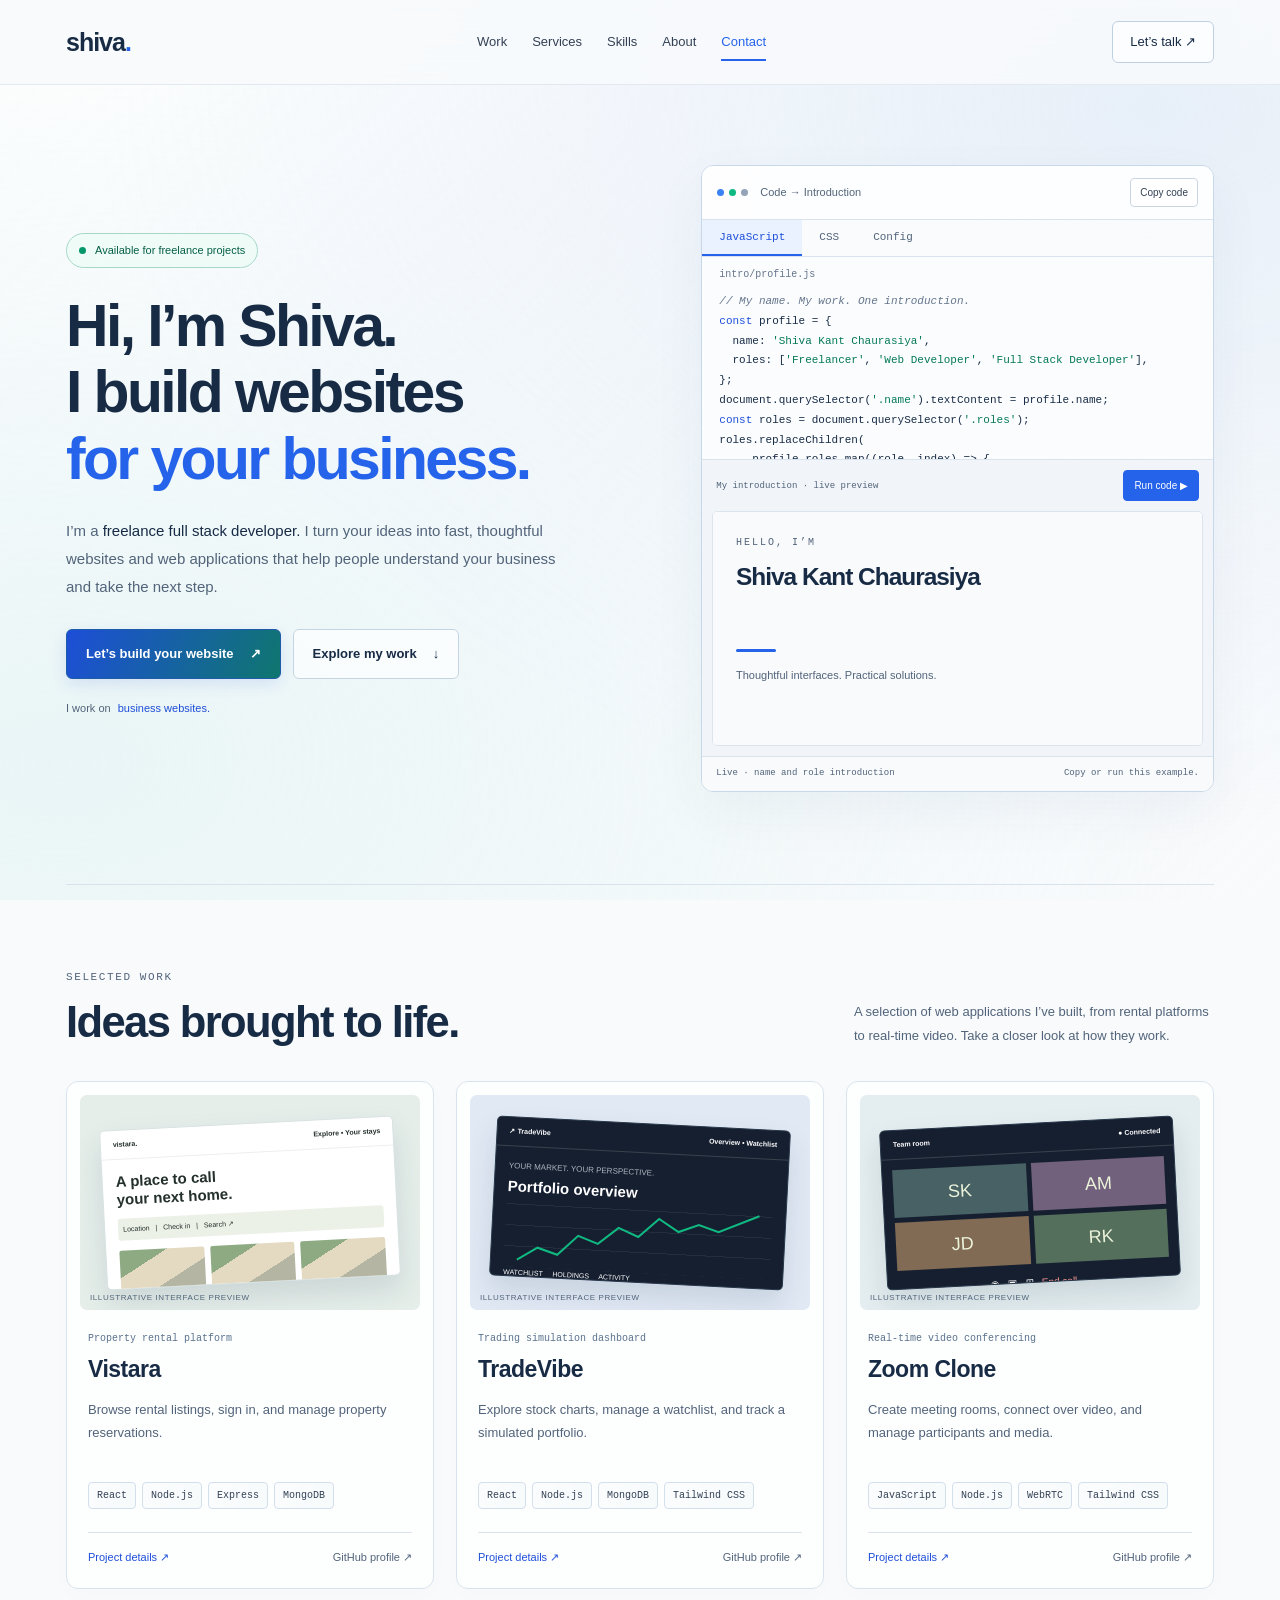
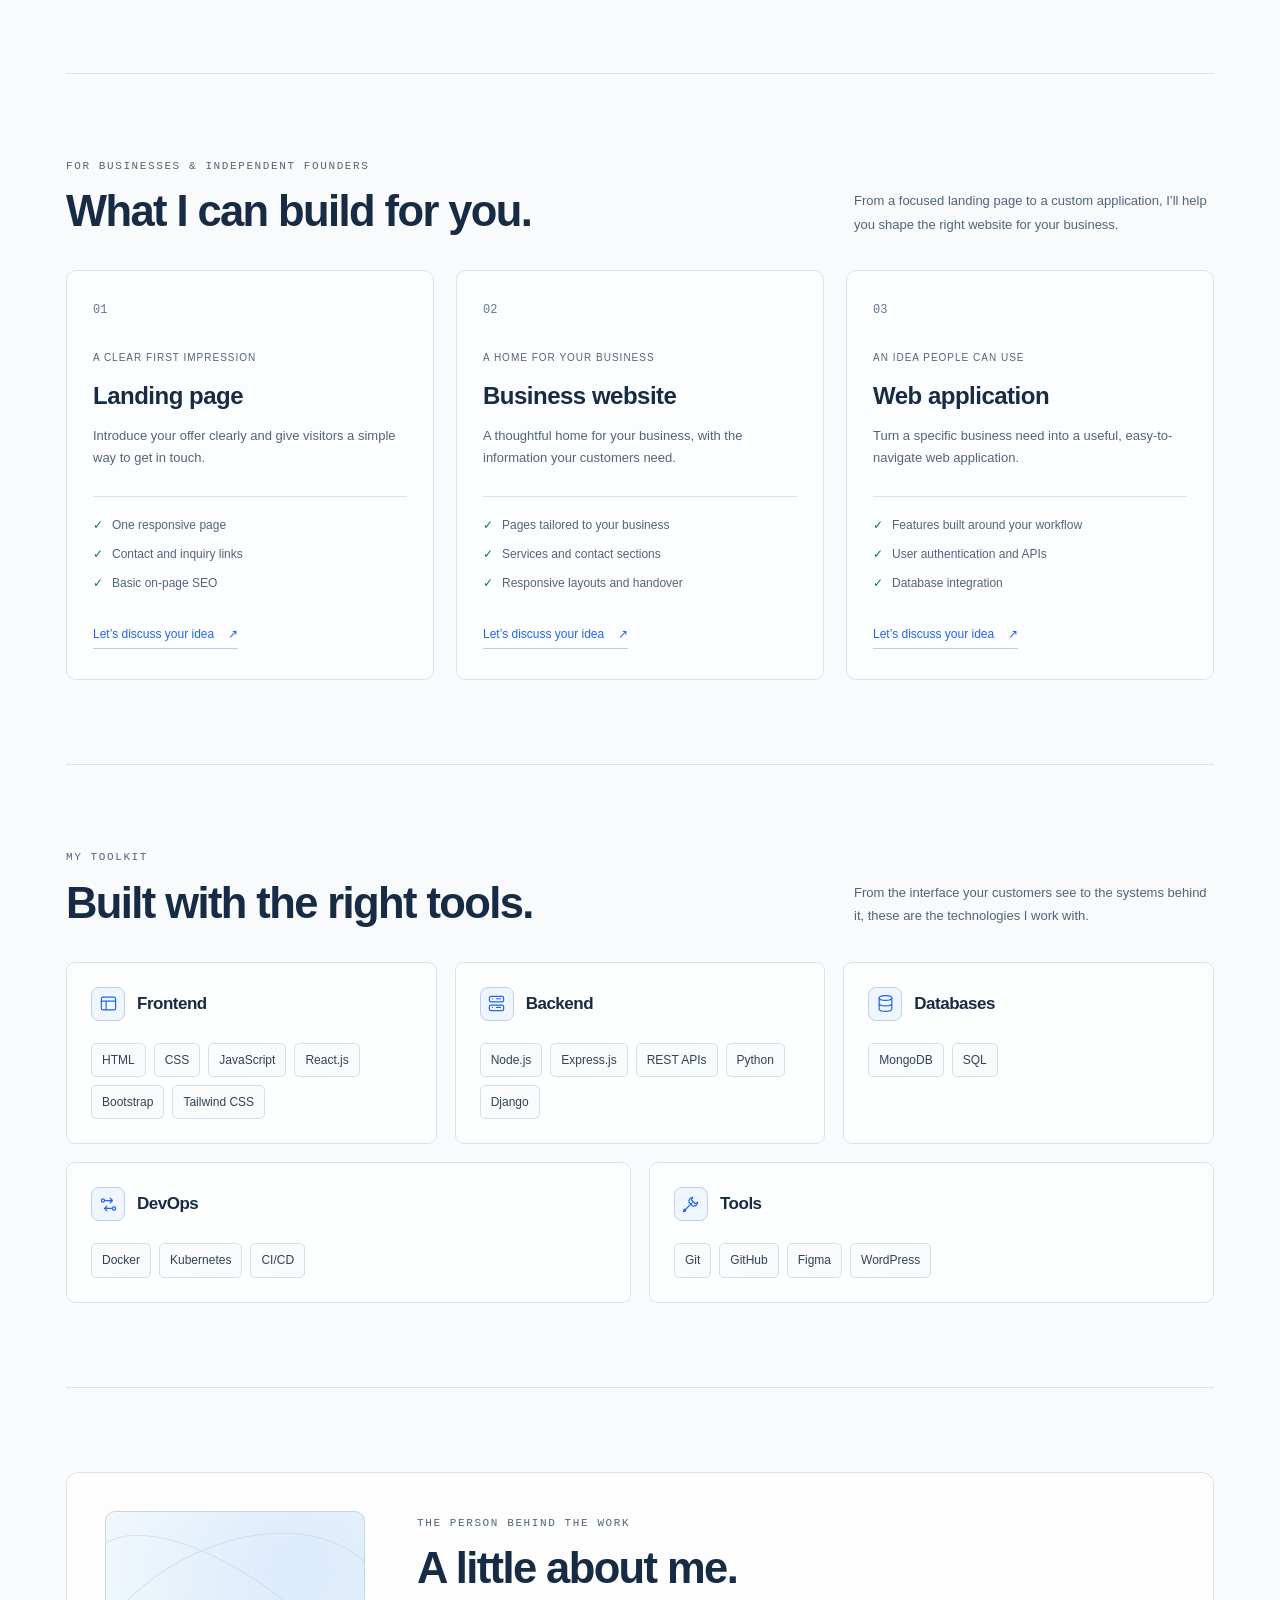
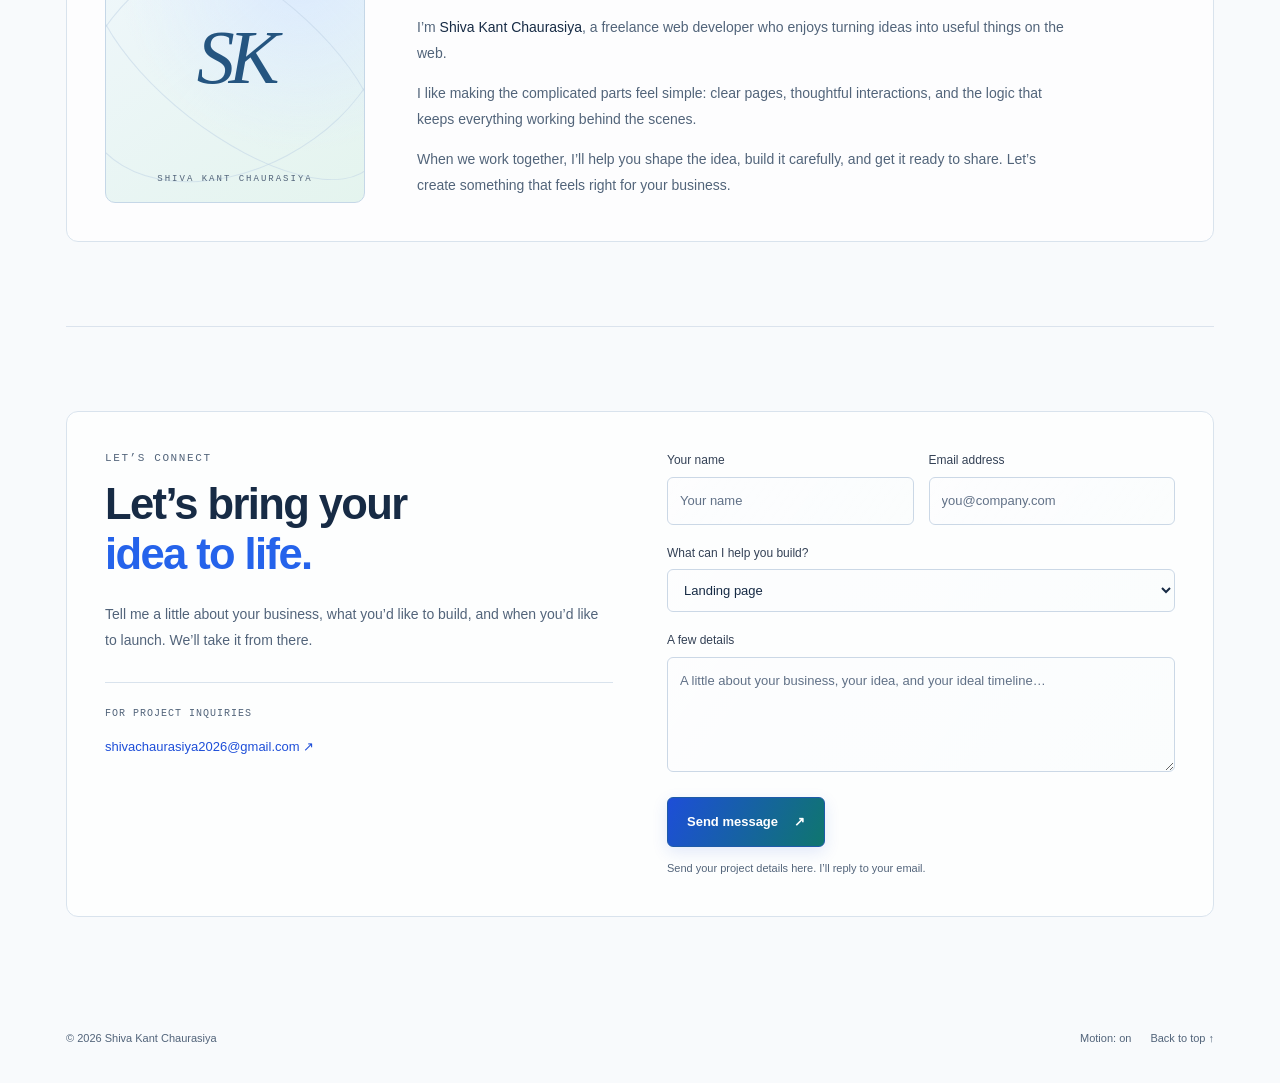
<file: index.html>
<!doctype html>
<html lang="en">
  <head>
    <meta charset="UTF-8" />
    <meta name="viewport" content="width=device-width,initial-scale=1" />
    <meta
      name="description"
      content="Shiva Kant Chaurasiya — freelance web developer building thoughtful websites and web applications for businesses and independent founders. Explore my work and start your project."
    />
    <meta name="theme-color" content="#F8FAFC" />
    <title>Shiva Kant Chaurasiya | Freelance Web Developer</title>
    <link rel="stylesheet" href="./styles.css" />
  </head>
  <body>
    <!-- Keyboard users can skip the navigation and jump straight to the content. -->
    <a class="skip-link" href="#main-content">Skip to content</a>
    <!-- SECTION 01: NAVIGATION. Each href="#..." points to a section id below. -->
    <header>
      <div class="wrap nav">
        <a class="logo" href="#home" aria-label="Shiva home">shiva<span>.</span></a>
        <nav id="navigation" aria-label="Main navigation">
          <a href="#work">Work</a> <a href="#services">Services</a> <a href="#skills">Skills</a>
          <a href="#about">About</a> <a href="#contact">Contact</a>
        </nav>
        <a href="#contact" class="nav-cta">Let’s talk <span aria-hidden="true">↗</span></a>
        <button class="menu-toggle" aria-controls="navigation" aria-expanded="false" type="button">
          Menu
        </button>
      </div>
    </header>
    <main class="wrap" id="main-content">
      <!-- SECTION 02: HERO. EDIT your availability, headline, introduction, and buttons. -->
      <div class="hero" id="home">
        <div class="hero-copy">
          <div class="availability">
            <span class="dot" aria-hidden="true"></span>Available for freelance projects
          </div>
          <h1>
            Hi, I’m Shiva.<br />I build websites<br />
            <em>for your business.</em>
          </h1>
          <p class="intro">
            I’m a <strong>freelance full stack developer.</strong> I turn your ideas into fast,
            thoughtful websites and web applications that help people understand your business and
            take the next step.
          </p>
          <div class="actions">
            <a class="btn" href="#contact"
              >Let’s build your website <span aria-hidden="true">↗</span></a
            >
            <a class="btn secondary" href="#work"
              >Explore my work <span aria-hidden="true">↓</span></a
            >
          </div>
          <div class="hero-motion">
            <span class="motion-label">I work on</span>
            <span class="rotating-copy" aria-hidden="true">business websites.</span>
            <span class="sr-only"
              >business websites, custom web applications, and landing pages.</span
            >
          </div>
        </div>
        <!--
          Interactive introduction demo. Its displayed examples live in app.js (codeExamples).
          Keep the button IDs, data-language values, and iframe sandbox attributes in place.
        -->
        <aside class="live-editor" aria-label="Interactive code examples">
          <div class="editor-top">
            <div class="editor-lights" aria-hidden="true"><i></i> <i></i> <i></i></div>
            <span>Code → Introduction</span> <button type="button" id="copy-code">Copy code</button>
          </div>
          <div class="editor-tabs" role="tablist" aria-label="Code language">
            <button
              id="tab-js"
              role="tab"
              aria-selected="true"
              aria-controls="code-panel"
              data-language="javascript"
            >
              JavaScript
            </button>
            <button
              id="tab-css"
              role="tab"
              aria-selected="false"
              aria-controls="code-panel"
              tabindex="-1"
              data-language="css"
            >
              CSS
            </button>
            <button
              id="tab-config"
              role="tab"
              aria-selected="false"
              aria-controls="code-panel"
              tabindex="-1"
              data-language="config"
            >
              Config
            </button>
          </div>
          <div id="code-panel" role="tabpanel" aria-labelledby="tab-js" tabindex="0">
            <div class="editor-file">intro/profile.js</div>
            <pre><code id="code-example"></code></pre>
          </div>
          <div class="demo-toolbar">
            <span>My introduction · live preview</span>
            <button type="button" id="run-code">Run code <span aria-hidden="true">▶</span></button>
          </div>
          <div class="demo-preview">
            <iframe
              id="demo-frame"
              title="Animated introduction: Shiva Kant Chaurasiya"
              sandbox="allow-scripts"
            ></iframe>
          </div>
          <div class="editor-bottom">
            <span id="run-status" role="status">Ready to run</span>
            <span id="copy-feedback" role="status" aria-live="polite"
              >Copy or run this example.</span
            >
          </div>
        </aside>
      </div>
      <!--
        SECTION 03: PROJECTS. EDIT each title, description, technology tag, and link here.
        Each data-project number matches an entry in the projects array in app.js:
        0 = Vistara, 1 = TradeVibe, 2 = Zoom Clone. Update both when adding a project.
        The mock panels below are CSS illustrations, not actual project screenshots.
      -->
      <section id="work" aria-labelledby="work-heading">
        <div class="section-head">
          <div>
            <div class="eyebrow">Selected work</div>
            <h2 id="work-heading">Ideas brought to life.</h2>
          </div>
          <p>
            A selection of web applications I’ve built, from rental platforms to real-time video.
            Take a closer look at how they work.
          </p>
        </div>
        <div class="projects">
          <!-- PROJECT 0: Vistara. Copy a complete article block to add another card. -->
          <article class="project">
            <div class="mock property">
              <div class="mini">
                <div class="mini-head"><span>vistara.</span> <span>Explore • Your stays</span></div>
                <div class="mini-body">
                  <div class="mini-title">A place to call<br />your next home.</div>
                  <div class="mini-search">
                    Location &nbsp; | &nbsp; Check in &nbsp; | &nbsp; Search ↗
                  </div>
                  <div class="houses"><i></i> <i></i> <i></i></div>
                </div>
              </div>
              <span class="concept">ILLUSTRATIVE INTERFACE PREVIEW</span>
            </div>
            <div class="project-copy">
              <p class="project-label">Property rental platform</p>
              <h3>Vistara</h3>
              <p class="project-summary">
                Browse rental listings, sign in, and manage property reservations.
              </p>
              <div class="tags" aria-label="Technologies used">
                <span class="tag">React</span> <span class="tag">Node.js</span>
                <span class="tag">Express</span> <span class="tag">MongoDB</span>
              </div>
              <div class="project-actions">
                <button type="button" data-project="0" aria-label="Read Vistara project details">
                  Project details ↗
                </button>
                <a
                  href="https://github.com/Shiva21-01"
                  target="_blank"
                  rel="noopener noreferrer"
                  aria-label="Shiva’s GitHub profile, opens in a new tab"
                  >GitHub profile ↗</a
                >
              </div>
            </div>
          </article>
          <!-- PROJECT 1: TradeVibe. -->
          <article class="project">
            <div class="mock trade">
              <div class="mini dark">
                <div class="mini-head">
                  <span>↗ TradeVibe</span> <span>Overview • Watchlist</span>
                </div>
                <div class="mini-body">
                  <div style="color: #aab6be; font-size: 8px">YOUR MARKET. YOUR PERSPECTIVE.</div>
                  <div class="mini-title" style="margin-top: 5px">Portfolio overview</div>
                  <div class="chart">
                    <svg viewBox="0 0 240 65" role="img" aria-label="Illustrative market trend">
                      <polyline
                        points="0,58 20,45 40,51 60,31 80,38 100,21 120,29 140,10 160,22 180,14 200,20 240,2"
                        fill="none"
                        stroke="#10B981"
                        stroke-width="2"
                      />
                    </svg>
                  </div>
                  <div style="font-size: 7px">
                    WATCHLIST &nbsp; &nbsp; HOLDINGS &nbsp; &nbsp; ACTIVITY
                  </div>
                </div>
              </div>
              <span class="concept">ILLUSTRATIVE INTERFACE PREVIEW</span>
            </div>
            <div class="project-copy">
              <p class="project-label">Trading simulation dashboard</p>
              <h3>TradeVibe</h3>
              <p class="project-summary">
                Explore stock charts, manage a watchlist, and track a simulated portfolio.
              </p>
              <div class="tags" aria-label="Technologies used">
                <span class="tag">React</span> <span class="tag">Node.js</span>
                <span class="tag">MongoDB</span> <span class="tag">Tailwind CSS</span>
              </div>
              <div class="project-actions">
                <button type="button" data-project="1" aria-label="Read TradeVibe project details">
                  Project details ↗
                </button>
                <a
                  href="https://github.com/Shiva21-01"
                  target="_blank"
                  rel="noopener noreferrer"
                  aria-label="Shiva’s GitHub profile, opens in a new tab"
                  >GitHub profile ↗</a
                >
              </div>
            </div>
          </article>
          <!-- PROJECT 2: Zoom Clone. -->
          <article class="project">
            <div class="mock video">
              <div class="mini dark" style="transform: rotate(-3deg)">
                <div class="mini-head"><span>Team room</span> <span>● Connected</span></div>
                <div class="meeting">
                  <div class="person">SK</div>
                  <div class="person">AM</div>
                  <div class="person">JD</div>
                  <div class="person">RK</div>
                </div>
                <div class="controls">
                  ◉ &nbsp; ▣ &nbsp; ⊞ &nbsp; <span style="color: #ff9a94">End call</span>
                </div>
              </div>
              <span class="concept">ILLUSTRATIVE INTERFACE PREVIEW</span>
            </div>
            <div class="project-copy">
              <p class="project-label">Real-time video conferencing</p>
              <h3>Zoom Clone</h3>
              <p class="project-summary">
                Create meeting rooms, connect over video, and manage participants and media.
              </p>
              <div class="tags" aria-label="Technologies used">
                <span class="tag">JavaScript</span> <span class="tag">Node.js</span>
                <span class="tag">WebRTC</span> <span class="tag">Tailwind CSS</span>
              </div>
              <div class="project-actions">
                <button type="button" data-project="2" aria-label="Read Zoom Clone project details">
                  Project details ↗
                </button>
                <a
                  href="https://github.com/Shiva21-01"
                  target="_blank"
                  rel="noopener noreferrer"
                  aria-label="Shiva’s GitHub profile, opens in a new tab"
                  >GitHub profile ↗</a
                >
              </div>
            </div>
          </article>
        </div>
      </section>
      <!-- SECTION 04: SERVICES. EDIT the three offers and their included features. -->
      <section id="services" aria-labelledby="services-heading">
        <div class="section-head">
          <div>
            <div class="eyebrow">For businesses & independent founders</div>
            <h2 id="services-heading">What I can build for you.</h2>
          </div>
          <p>
            From a focused landing page to a custom application, I’ll help you shape the right
            website for your business.
          </p>
        </div>
        <div class="services">
          <article class="service">
            <span class="service-number" aria-hidden="true">01</span>
            <div class="offer-label">A clear first impression</div>
            <h3>Landing page</h3>
            <p>Introduce your offer clearly and give visitors a simple way to get in touch.</p>
            <ul>
              <li>One responsive page</li>
              <li>Contact and inquiry links</li>
              <li>Basic on-page SEO</li>
            </ul>
            <a class="textlink" href="#contact"
              >Let’s discuss your idea <span aria-hidden="true">↗</span></a
            >
          </article>
          <article class="service">
            <span class="service-number" aria-hidden="true">02</span>
            <div class="offer-label">A home for your business</div>
            <h3>Business website</h3>
            <p>A thoughtful home for your business, with the information your customers need.</p>
            <ul>
              <li>Pages tailored to your business</li>
              <li>Services and contact sections</li>
              <li>Responsive layouts and handover</li>
            </ul>
            <a class="textlink" href="#contact"
              >Let’s discuss your idea <span aria-hidden="true">↗</span></a
            >
          </article>
          <article class="service">
            <span class="service-number" aria-hidden="true">03</span>
            <div class="offer-label">An idea people can use</div>
            <h3>Web application</h3>
            <p>Turn a specific business need into a useful, easy-to-navigate web application.</p>
            <ul>
              <li>Features built around your workflow</li>
              <li>User authentication and APIs</li>
              <li>Database integration</li>
            </ul>
            <a class="textlink" href="#contact"
              >Let’s discuss your idea <span aria-hidden="true">↗</span></a
            >
          </article>
        </div>
      </section>
      <!--
        SECTION 05: SKILLS. EDIT each category and its skill-token list items.
        SVG elements draw the small icons. --slide-delay sets the entrance timing.
      -->
      <section id="skills" aria-labelledby="skills-heading">
        <div class="section-head">
          <div>
            <div class="eyebrow">My toolkit</div>
            <h2 id="skills-heading">Built with the right tools.</h2>
          </div>
          <p>
            From the interface your customers see to the systems behind it, these are the
            technologies I work with.
          </p>
        </div>
        <div class="skill-card-grid">
          <article class="skill-card" style="--slide-delay: 0ms">
            <div class="skill-card-top">
              <span class="category-icon" aria-hidden="true">
                <svg
                  viewBox="0 0 24 24"
                  fill="none"
                  stroke="currentColor"
                  stroke-width="1.5"
                  stroke-linecap="round"
                  stroke-linejoin="round"
                >
                  <rect x="3" y="4" width="18" height="16" rx="2" />
                  <path d="M3 9h18M9 9v11" />
                </svg>
              </span>
              <h3>Frontend</h3>
            </div>
            <ul class="skill-token-list">
              <li class="skill-token">HTML</li>
              <li class="skill-token">CSS</li>
              <li class="skill-token">JavaScript</li>
              <li class="skill-token">React.js</li>
              <li class="skill-token">Bootstrap</li>
              <li class="skill-token">Tailwind CSS</li>
            </ul>
          </article>
          <article class="skill-card" style="--slide-delay: 90ms">
            <div class="skill-card-top">
              <span class="category-icon" aria-hidden="true">
                <svg
                  viewBox="0 0 24 24"
                  fill="none"
                  stroke="currentColor"
                  stroke-width="1.5"
                  stroke-linecap="round"
                  stroke-linejoin="round"
                >
                  <rect x="3" y="3" width="18" height="7" rx="2" />
                  <rect x="3" y="14" width="18" height="7" rx="2" />
                  <path d="M7 6h.01M7 17h.01M12 6h5M12 17h5" />
                </svg>
              </span>
              <h3>Backend</h3>
            </div>
            <ul class="skill-token-list">
              <li class="skill-token">Node.js</li>
              <li class="skill-token">Express.js</li>
              <li class="skill-token">REST APIs</li>
              <li class="skill-token">Python</li>
              <li class="skill-token">Django</li>
            </ul>
          </article>
          <article class="skill-card" style="--slide-delay: 180ms">
            <div class="skill-card-top">
              <span class="category-icon" aria-hidden="true">
                <svg
                  viewBox="0 0 24 24"
                  fill="none"
                  stroke="currentColor"
                  stroke-width="1.5"
                  stroke-linecap="round"
                  stroke-linejoin="round"
                >
                  <ellipse cx="12" cy="5" rx="8" ry="3" />
                  <path d="M4 5v14c0 4 16 4 16 0V5M4 12c0 4 16 4 16 0" />
                </svg>
              </span>
              <h3>Databases</h3>
            </div>
            <ul class="skill-token-list">
              <li class="skill-token">MongoDB</li>
              <li class="skill-token">SQL</li>
            </ul>
          </article>
          <article class="skill-card" style="--slide-delay: 0ms">
            <div class="skill-card-top">
              <span class="category-icon" aria-hidden="true">
                <svg
                  viewBox="0 0 24 24"
                  fill="none"
                  stroke="currentColor"
                  stroke-width="1.5"
                  stroke-linecap="round"
                  stroke-linejoin="round"
                >
                  <path d="M8 7h8m-2-3 3 3-3 3M16 17H8m2-3-3 3 3 3" />
                  <circle cx="5" cy="7" r="2" />
                  <circle cx="19" cy="17" r="2" />
                </svg>
              </span>
              <h3>DevOps</h3>
            </div>
            <ul class="skill-token-list">
              <li class="skill-token">Docker</li>
              <li class="skill-token">Kubernetes</li>
              <li class="skill-token">CI/CD</li>
            </ul>
          </article>
          <article class="skill-card" style="--slide-delay: 90ms">
            <div class="skill-card-top">
              <span class="category-icon" aria-hidden="true">
                <svg
                  viewBox="0 0 24 24"
                  fill="none"
                  stroke="currentColor"
                  stroke-width="1.5"
                  stroke-linecap="round"
                  stroke-linejoin="round"
                >
                  <path
                    d="m5 19 9-9M15 3a5 5 0 0 0-5 6l5 5a5 5 0 0 0 6-5l-3 2-5-5 2-3ZM3 21l3-1-2-2-1 3Z"
                  />
                </svg>
              </span>
              <h3>Tools</h3>
            </div>
            <ul class="skill-token-list">
              <li class="skill-token">Git</li>
              <li class="skill-token">GitHub</li>
              <li class="skill-token">Figma</li>
              <li class="skill-token">WordPress</li>
            </ul>
          </article>
        </div>
      </section>
      <!-- SECTION 06: ABOUT. EDIT your introduction and the SK monogram here. -->
      <section id="about" aria-labelledby="about-heading">
        <div class="about-panel">
          <div
            class="portrait-monogram"
            role="img"
            aria-label="SK monogram for Shiva Kant Chaurasiya"
          >
            <span aria-hidden="true">SK</span>
            <small aria-hidden="true">SHIVA KANT CHAURASIYA</small>
          </div>
          <div class="about-copy">
            <div class="eyebrow">The person behind the work</div>
            <h2 id="about-heading">A little about me.</h2>
            <p>
              I’m <strong>Shiva Kant Chaurasiya</strong>, a freelance web developer who enjoys
              turning ideas into useful things on the web.
            </p>
            <p>
              I like making the complicated parts feel simple: clear pages, thoughtful interactions,
              and the logic that keeps everything working behind the scenes.
            </p>
            <p>
              When we work together, I’ll help you shape the idea, build it carefully, and get it
              ready to share. Let’s create something that feels right for your business.
            </p>
          </div>
        </div>
      </section>
      <!-- SECTION 07: CONTACT. EDIT your invitation text and the visible email link. -->
      <section id="contact" aria-labelledby="contact-heading">
        <div class="contact-panel">
          <div class="contact-copy">
            <div class="eyebrow">Let’s connect</div>
            <h2 id="contact-heading">
              Let’s bring your<br />
              <em>idea to life.</em>
            </h2>
            <p>
              Tell me a little about your business, what you’d like to build, and when you’d like to
              launch. We’ll take it from there.
            </p>
            <div class="contact-links">
              <p>For project inquiries</p>
              <a
                href="mailto:shivachaurasiya2026@gmail.com"
                target="_blank"
                rel="noopener noreferrer"
                >shivachaurasiya2026@gmail.com ↗</a
              >
            </div>
          </div>
          <!--
            Customer inquiry form. contact.js submits it without opening an email app.
            If changing the receiving email, update this action, the visible mailto link,
            contact.js, and contact-setup.html together. The new inbox needs activation.
            Field names are included in the submitted message; IDs connect labels and scripts.
          -->
          <form
            id="inquiry"
            method="POST"
            action="https://formsubmit.co/shivachaurasiya2026@gmail.com"
          >
            <div class="form-row">
              <div>
                <label for="name">Your name</label>
                <input
                  id="name"
                  name="name"
                  placeholder="Your name"
                  required
                  maxlength="100"
                  autocomplete="name"
                />
              </div>
              <div>
                <label for="email">Email address</label>
                <input
                  id="email"
                  name="email"
                  type="email"
                  maxlength="254"
                  placeholder="you@company.com"
                  required
                  autocomplete="email"
                />
              </div>
            </div>
            <label for="service">What can I help you build?</label>
            <!-- EDIT: These options become the service choice in the inquiry email. -->
            <select id="service" name="service">
              <option>Landing page</option>
              <option>Business website</option>
              <option>Web application</option>
              <option>Something else</option>
            </select>
            <label for="message">A few details</label>
            <textarea
              id="message"
              name="message"
              placeholder="A little about your business, your idea, and your ideal timeline…"
              required
              maxlength="4000"
            ></textarea>
            <!-- Hidden spam-trap field: real visitors leave this empty. Keep it hidden. -->
            <div class="form-trap" aria-hidden="true">
              <label for="website">Leave this field empty</label>
              <input id="website" name="_honey" type="text" tabindex="-1" autocomplete="off" />
            </div>
            <!-- Enabled by contact.js after the submit handler is ready. -->
            <button class="btn" id="send-inquiry" type="submit" disabled>
              Send message <span aria-hidden="true">↗</span>
            </button>
            <p class="small">Send your project details here. I’ll reply to your email.</p>
            <noscript>
              <p class="small">Please enable JavaScript to send your message from this page.</p>
            </noscript>
            <!-- JavaScript writes progress/errors here; aria-live announces them accessibly. -->
            <p
              id="form-status"
              class="small form-status"
              role="status"
              aria-live="polite"
              aria-atomic="true"
              tabindex="-1"
            ></p>
          </form>
        </div>
      </section>
    </main>
    <div class="wrap">
      <!-- SECTION 08: FOOTER. app.js fills in the current year automatically. -->
      <footer>
        <div>© <span id="year"></span> Shiva Kant Chaurasiya</div>
        <div class="links">
          <button type="button" class="motion-toggle" aria-pressed="false">Motion: on</button>
          <a href="#home">Back to top ↑</a>
        </div>
      </footer>
    </div>
    <!-- Project popup: app.js fills these empty elements from the projects array. -->
    <dialog id="project-dialog" aria-labelledby="dialog-title">
      <button type="button" class="close" aria-label="Close project details">Close ×</button>
      <div class="eyebrow">Project overview</div>
      <h2 id="dialog-title"></h2>
      <p id="dialog-description"></p>
      <ul id="dialog-features"></ul>
      <div class="tags" id="dialog-tags"></div>
      <a
        class="textlink"
        href="https://github.com/Shiva21-01"
        target="_blank"
        rel="noopener noreferrer"
        >Visit my GitHub profile ↗</a
      >
    </dialog>
    <!--
      Load scripts after the HTML so they can find the elements above.
      Contact runs first and is separate from the optional visual interactions.
    -->
    <script src="./contact.js"></script>
    <script src="./app.js"></script>
  </body>
</html>
</file>
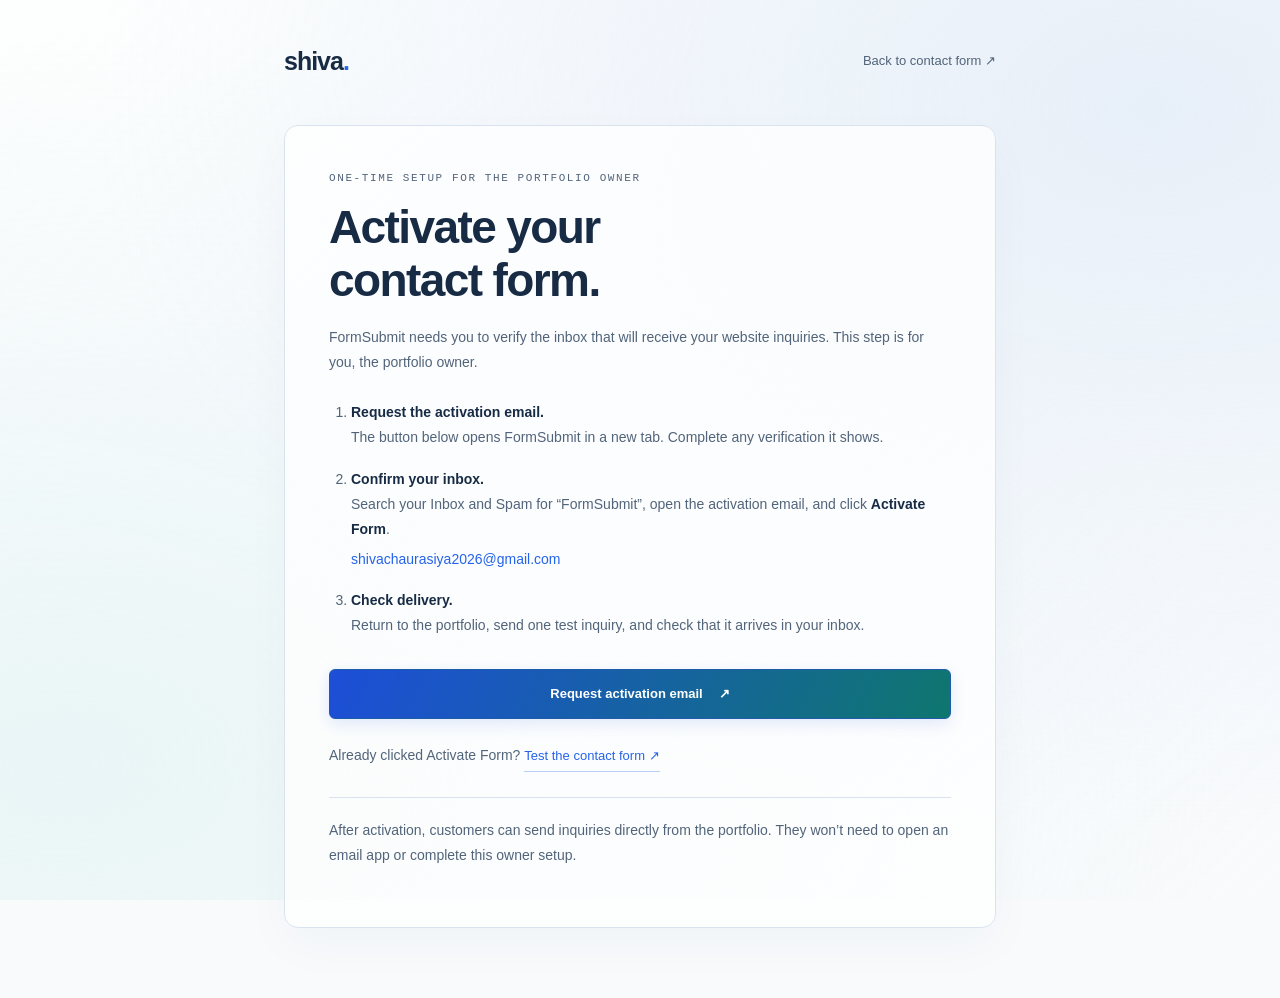
<file: contact-setup.html>
<!doctype html>
<!--
  FILE: contact-setup.html
  HTML contains the page content and structure.
  Search for EDIT comments to find the main customization points.
  Keep id, class, name, and data-* attributes unless you also update the
  matching CSS selectors and JavaScript. See BEGINNER-GUIDE.md in the ZIP.
-->
<html lang="en">
  <head>
    <meta charset="UTF-8" />
    <meta name="viewport" content="width=device-width, initial-scale=1" />
    <!-- Ask search engines not to index this utility page. This is not a login gate. -->
    <meta name="robots" content="noindex, nofollow" />
    <title>Activate contact form | Shiva Kant Chaurasiya</title>
    <link rel="stylesheet" href="./styles.css" />
    <!-- Page-specific styling follows the shared theme. -->
    <link rel="stylesheet" href="./contact-setup.css" />
  </head>
  <body>
    <main class="setup-wrap">
      <div class="setup-nav">
        <a class="logo" href="./index.html">shiva<span>.</span></a>
        <a href="./index.html#contact">Back to contact form ↗</a>
      </div>
      <div class="setup-card">
        <div class="eyebrow">One-time setup for the portfolio owner</div>
        <h1>Activate your<br />contact form.</h1>
        <p>
          FormSubmit needs you to verify the inbox that will receive your website inquiries. This
          step is for you, the portfolio owner.
        </p>
        <ol>
          <li>
            <strong>Request the activation email.</strong> <br />The button below opens FormSubmit
            in a new tab. Complete any verification it shows.
          </li>
          <li>
            <strong>Confirm your inbox.</strong> <br />Search your Inbox and Spam for “FormSubmit”,
            open the activation email, and click <strong>Activate Form</strong>.<span
              class="setup-inbox"
              >shivachaurasiya2026@gmail.com</span
            >
          </li>
          <li>
            <strong>Check delivery.</strong> <br />Return to the portfolio, send one test inquiry,
            and check that it arrives in your inbox.
          </li>
        </ol>
        <!--
          OWNER SETUP ONLY: this normal HTML POST happens when you click the button.
          It opens FormSubmit in a new tab so you can complete provider verification.
          EDIT the receiving email here and in index.html/contact.js together.
          Keep the provider's default verification enabled. No email is sent on page load.
        -->
        <form
          id="activation-form"
          action="https://formsubmit.co/shivachaurasiya2026@gmail.com"
          method="POST"
          target="_blank"
          rel="noopener noreferrer"
        >
          <input type="hidden" name="name" value="Shiva portfolio setup" />
          <input type="hidden" name="email" value="shivachaurasiya2026@gmail.com" />
          <input
            type="hidden"
            name="message"
            value="One-time owner setup for direct contact-form delivery on the portfolio website."
          />
          <input type="hidden" name="_subject" value="Portfolio contact form activation" />
          <input type="hidden" name="_template" value="table" />
          <!-- contact-setup.js sets _url to the same hosted folder used by contact.js. -->
          <input
            id="activation-url"
            type="hidden"
            name="_url"
            value="https://shiva-kant-portfolio.shrewdanole.chatgpt.site/"
          />
          <button class="btn" id="request-activation" type="submit">
            Request activation email <span aria-hidden="true">↗</span>
          </button>
        </form>
        <!-- Status explains the next step; it does not claim inbox activation succeeded. -->
        <p id="setup-status" role="status" aria-live="polite"></p>
        <p class="small">
          Already clicked Activate Form?
          <a class="textlink" href="./index.html#contact">Test the contact form ↗</a>
        </p>
        <p class="setup-note">
          After activation, customers can send inquiries directly from the portfolio. They won’t
          need to open an email app or complete this owner setup.
        </p>
      </div>
    </main>
    <script src="./contact-setup.js"></script>
  </body>
</html>
</file>
<file: styles.css>
/*
 * PORTFOLIO STYLES
 * CSS controls the design; index.html controls the page content.
 * Find a section by searching for its numbered heading below.
 * Most colors are defined in :root. Scroll colors are set in app.js.
 * Later rules can override earlier ones, especially the mobile @media rules.
 */

/* 01. THEME COLORS — EDIT these values to change the main palette. */

:root {
  color-scheme: light;
  /* Background, text, accent, and border colors shared by both pages. */
  --bg: #f8fafc;
  --panel: #fff;
  --ink: #172b45;
  --muted: #52647a;
  --accent: #2563eb;
  --lime: #2563eb;
  --line: #d9e3ed;
  --emerald: #059669;
}

/* 02. SHARED DEFAULTS, PAGE BACKGROUND, AND ACCESSIBILITY */

* {
  box-sizing: border-box;
}

html {
  scroll-behavior: smooth;
  scroll-padding-top: 105px;
}

body {
  margin: 0;
  background: var(--bg);
  color: var(--ink);
  font:
    15px/1.7 Arial,
    Helvetica,
    sans-serif;
  -webkit-font-smoothing: antialiased;
  isolation: isolate;
  --scroll-wash: rgb(231, 239, 248);
  --scroll-glow: rgb(233, 245, 246);
}

/* Fixed background layer; app.js changes its two --scroll-* color variables. */

body:before {
  content: '';
  position: fixed;
  inset: 0;
  z-index: -1;
  pointer-events: none;
  background:
    radial-gradient(ellipse at 90% 12%, var(--scroll-wash), transparent 65%),
    radial-gradient(ellipse at 5% 85%, var(--scroll-glow), transparent 68%),
    linear-gradient(135deg, #ffffffb3, #f8fafc66);
}

a {
  color: inherit;
  text-decoration: none;
}

button, input, select, textarea {
  font: inherit;
}

button, a {
  touch-action: manipulation;
}

button {
  cursor: pointer;
}

button:disabled {
  cursor: default;
}

::selection {
  background: #bfdbfe;
  color: #172b45;
}

/* Visible focus outline helps people who navigate with the keyboard. */

:focus-visible {
  outline: 3px solid var(--accent);
  outline-offset: 4px;
}

.wrap {
  max-width: 1260px;
  margin: auto;
  padding: 0 clamp(22px, 4.5vw, 56px);
}

/* Visually hidden text stays available to screen readers. */

.sr-only {
  position: absolute;
  width: 1px;
  height: 1px;
  overflow: hidden;
  clip-path: inset(50%);
  white-space: nowrap;
}

.skip-link {
  position: fixed;
  top: 12px;
  left: 20px;
  transform: translateY(-160%);
  background: #fff;
  z-index: 50;
  padding: 10px 16px;
  border: 1px solid var(--accent);
  border-radius: 6px;
}

.skip-link:focus {
  transform: none;
}

/* 03. HEADER AND NAVIGATION */

header {
  position: sticky;
  top: 0;
  z-index: 10;
  border-bottom: 1px solid #d9e3edb3;
  background: #f8fafce8;
  backdrop-filter: blur(18px);
}

.nav {
  display: flex;
  align-items: center;
  justify-content: space-between;
  gap: 25px;
  min-height: 84px;
}

.logo {
  font-size: 25px;
  font-weight: 800;
  letter-spacing: -1px;
}

.logo span {
  color: var(--accent);
}

nav {
  display: flex;
  align-items: center;
  gap: 25px;
  font-size: 13px;
  color: #334155;
}

nav a {
  position: relative;
}

nav a:hover, nav a.active {
  color: var(--accent);
}

nav a:after {
  content: '';
  height: 2px;
  background: var(--accent);
  position: absolute;
  left: 0;
  right: 0;
  bottom: -8px;
  transform: scaleX(0);
  transform-origin: left;
  transition: transform 0.2s;
}

nav a:hover:after, nav a.active:after {
  transform: scaleX(1);
}

.nav-cta {
  padding: 9px 17px;
  border: 1px solid #bfd0e3;
  border-radius: 6px;
  font-size: 13px;
  white-space: nowrap;
  background: #ffffff80;
}

.nav-cta:hover {
  background: #eff6ff;
  border-color: var(--accent);
}

.menu-toggle {
  display: none;
  background: #ffffff90;
  border: 1px solid var(--line);
  border-radius: 6px;
  padding: 7px 11px;
  color: var(--ink);
}

/* 04. HERO, AVAILABILITY BADGE, AND SHARED BUTTONS */

.hero {
  display: grid;
  grid-template-columns: 1.13fr 1fr;
  align-items: center;
  gap: 56px;
  padding: 80px 0 92px;
}

.hero-copy {
  min-width: 0;
}

.availability {
  display: inline-flex;
  align-items: center;
  gap: 9px;
  font-size: 11px;
  line-height: 1.5;
  padding: 8px 12px;
  border: 1px solid #a6d7c6;
  border-radius: 30px;
  background: #ecfdf5aa;
  color: #065f46;
}

.dot {
  flex-shrink: 0;
  width: 7px;
  height: 7px;
  background: #059669;
  border-radius: 50%;
  animation: availability-pulse 2.8s ease-out infinite;
}

h1 {
  font-size: clamp(40px, 4.6vw, 60px);
  line-height: 1.13;
  letter-spacing: -2.6px;
  margin: 25px 0;
  text-wrap: balance;
}

h1 em {
  font-style: normal;
  color: var(--accent);
}

.intro {
  font-size: 15px;
  line-height: 1.85;
  color: var(--muted);
  max-width: 510px;
}
.intro strong {
  font-weight: 500;
  color: var(--ink);
}

.actions {
  display: flex;
  gap: 12px;
  flex-wrap: wrap;
  margin: 29px 0 20px;
}

/* EDIT the two gradient colors here, and in .btn:hover, for primary buttons. */

.btn {
  display: inline-flex;
  justify-content: center;
  align-items: center;
  gap: 16px;
  padding: 13px 19px;
  border: 1px solid #1e5ba8;
  border-radius: 6px;
  background: linear-gradient(115deg, #1d4ed8, #0f766e);
  color: #fff;
  font-size: 13px;
  font-weight: 600;
  box-shadow: 0 5px 16px #1d4ed820;
  transition:
    transform 0.2s,
    box-shadow 0.2s,
    background 0.2s;
}

.btn:hover {
  background: linear-gradient(115deg, #1e40af, #115e59);
  box-shadow: 0 8px 22px #1d4ed82b;
  transform: translateY(-2px);
}

.btn.secondary {
  color: var(--ink);
  background: #ffffffa6;
  border-color: #c5d4e3;
  box-shadow: none;
}

.btn.secondary:hover {
  background: #eff6ff;
  border-color: #96b4d8;
}

.hero-motion {
  display: flex;
  gap: 7px;
  flex-wrap: wrap;
  font-size: 11px;
  min-height: 24px;
  color: var(--muted);
}

.rotating-copy {
  color: #1d4ed8;
  min-width: 143px;
  display: inline-block;
  transition:
    opacity 0.22s,
    transform 0.22s;
}

.rotating-copy.changing {
  opacity: 0;
  transform: translateY(5px);
}

/* 05. SECTION HEADINGS AND SHARED TEXT STYLES */

section {
  padding: 84px 0;
  border-top: 1px solid #cbd8e6a8;
}

.eyebrow {
  font: 11px/1.5 monospace;
  letter-spacing: 1.6px;
  text-transform: uppercase;
  color: var(--muted);
}

h2 {
  font-size: clamp(32px, 3.4vw, 44px);
  line-height: 1.15;
  letter-spacing: -1.6px;
  margin: 12px 0 0;
}

h3 {
  font-size: 21px;
  line-height: 1.3;
  letter-spacing: -0.5px;
  margin: 0;
}

.section-head {
  display: flex;
  justify-content: space-between;
  gap: 28px;
  align-items: end;
  margin-bottom: 34px;
}

.section-head > p {
  max-width: 360px;
  margin: 0;
  color: var(--muted);
  font-size: 13px;
  line-height: 1.8;
}

.section-head > .textlink {
  flex-shrink: 0;
}

.textlink {
  display: inline-flex;
  align-items: center;
  gap: 14px;
  color: var(--accent);
  font-size: 13px;
  border-bottom: 1px solid #2563eb50;
  padding-bottom: 4px;
}

.small {
  font-size: 11px;
  color: var(--muted);
}

/* 06. PROJECT CARDS AND TECHNOLOGY TAGS */

.projects {
  display: grid;
  grid-template-columns: repeat(3, minmax(0, 1fr));
  gap: 22px;
}

.project {
  display: flex;
  flex-direction: column;
  min-width: 0;
  border: 1px solid var(--line);
  padding: 13px;
  border-radius: 12px;
  background: #ffffffbd;
  box-shadow: 0 5px 20px #18365a04;
  transition:
    border-color 0.25s,
    box-shadow 0.25s,
    transform 0.25s;
}

.project:hover {
  border-color: #95b4dc;
  box-shadow: 0 15px 30px #18365a0d;
  transform: translateY(-4px);
}

.project-copy {
  padding: 21px 8px 8px;
  display: flex;
  flex-direction: column;
  flex: 1;
}

.project-label {
  font: 10px/1.5 monospace;
  color: #59718c;
  margin: 0 0 9px;
}

.project h3 {
  font-size: 23px;
}

.project-summary {
  font-size: 13px;
  color: var(--muted);
  line-height: 1.8;
  margin: 13px 0 14px;
  min-height: 70px;
}

.tags {
  display: flex;
  gap: 6px;
  flex-wrap: wrap;
  margin: 0 0 23px;
}

/* Translucent white layers let tags match the changing page gradient. */

.tag {
  font: 10px/1.7 monospace;
  padding: 4px 8px;
  border: 1px solid #d4dfec;
  border-radius: 4px;
  color: #334155;
  background:
    linear-gradient(125deg, #ffffffd9, #ffffff99),
    linear-gradient(125deg, var(--scroll-wash), var(--scroll-glow));
}

.project-actions {
  display: flex;
  justify-content: space-between;
  gap: 12px;
  flex-wrap: wrap;
  margin-top: auto;
  border-top: 1px solid var(--line);
  padding-top: 15px;
  font-size: 11px;
}

.project-actions button {
  padding: 0;
  background: none;
  border: 0;
  color: #1d4ed8;
  font-size: 11px;
}

.project-actions a {
  color: #52647a;
}

.project-actions a:hover {
  color: var(--accent);
}

/* 07. ILLUSTRATIVE PROJECT PREVIEWS — these shapes are drawn with CSS. */

.mock {
  height: 215px;
  border-radius: 7px;
  padding: 28px 23px;
  position: relative;
  overflow: hidden;
  display: flex;
  align-items: center;
  justify-content: center;
  transform-style: preserve-3d;
  --tilt-x: 0deg;
  --tilt-y: 0deg;
  transform: perspective(850px) rotateX(var(--tilt-x)) rotateY(var(--tilt-y));
  transition: transform 0.18s ease-out;
}

.mock.property {
  background: #e5eee9;
}

.mock.trade {
  background: #e1e9f4;
}

.mock.video {
  background: #e4edef;
}

.mock.tilting {
  will-change: transform;
}

.mock:after {
  content: '';
  pointer-events: none;
  position: absolute;
  inset: 0;
  background: radial-gradient(
    circle at var(--glare-x, 50%) var(--glare-y, 50%),
    #ffffff66,
    transparent 55%
  );
  opacity: 0;
  transition: opacity 0.2s;
}

.mock.tilting:after {
  opacity: 1;
}

.mini {
  width: 100%;
  height: 160px;
  background: #fff;
  color: #24302b;
  box-shadow: 0 14px 28px #18365a20;
  border: 1px solid #d9e2e3;
  border-radius: 5px;
  overflow: hidden;
  transform: rotate(-3deg);
  font-size: 7px;
  transition: transform 0.3s;
}

.mini-head {
  display: flex;
  justify-content: space-between;
  border-bottom: 1px solid #eee;
  padding: 8px 12px;
  font-weight: bold;
}

.mini-body {
  padding: 13px;
}

.mini-title {
  font-size: 15px;
  line-height: 1.2;
  max-width: 180px;
  font-weight: 800;
}

.mini-search {
  background: #ecf1e8;
  padding: 5px;
  margin-top: 10px;
  border-radius: 3px;
}

.houses {
  display: flex;
  gap: 6px;
  margin-top: 10px;
}

.houses i {
  width: 33%;
  height: 43px;
  display: block;
  background: linear-gradient(150deg, #8eaa83 30%, #e4d9c1 30% 65%, #b4b5a2 65%);
  border-radius: 2px;
}

.mini.dark {
  background: #161f30;
  color: #fff;
  transform: rotate(3deg);
  border-color: #27374a;
}

.mini.dark .mini-head {
  border-color: #39424d;
}

.chart {
  height: 65px;
  margin-top: 6px;
  background: repeating-linear-gradient(0deg, transparent 0 20px, #ffffff10 20px 21px);
}

.chart svg {
  width: 100%;
  height: 100%;
}

.meeting {
  display: grid;
  grid-template-columns: 1fr 1fr;
  gap: 5px;
  padding: 10px;
}

.person {
  height: 48px;
  background: #476164;
  display: flex;
  align-items: center;
  justify-content: center;
  font-size: 18px;
  color: #ecf3db;
}

.person:nth-child(2) {
  background: #71617c;
}

.person:nth-child(3) {
  background: #826b54;
}

.person:nth-child(4) {
  background: #546f5c;
}

.controls {
  text-align: center;
  color: #fff;
  font-size: 10px;
}

.concept {
  position: absolute;
  bottom: 5px;
  left: 10px;
  color: #52647a;
  font-size: 8px;
  letter-spacing: 0.6px;
}

.project:hover .mini {
  transform: rotate(0deg) !important;
}

/* 08. SERVICE CARDS */

.services {
  display: grid;
  grid-template-columns: repeat(3, minmax(0, 1fr));
  gap: 22px;
}

.service {
  padding: 30px 26px;
  border: 1px solid var(--line);
  border-radius: 10px;
  background: #ffffff9c;
  display: flex;
  flex-direction: column;
}

.service-number {
  font: 12px/1.5 monospace;
  color: #627993;
  margin-bottom: 30px;
}

.service .offer-label {
  font-size: 10px;
  letter-spacing: 1px;
  text-transform: uppercase;
  color: #52647a;
  margin: 0 0 14px;
}

.service h3 {
  font-size: 24px;
}

.service > p {
  font-size: 13px;
  color: var(--muted);
  margin: 14px 0;
}

.service ul {
  list-style: none;
  padding: 18px 0 0;
  border-top: 1px solid var(--line);
  margin: 12px 0 30px;
  color: #52647a;
  font-size: 12px;
  display: grid;
  gap: 9px;
}

.service li:before {
  content: '✓';
  color: #047857;
  margin-right: 9px;
}

.service .textlink {
  align-self: start;
  margin-top: auto;
  font-size: 12px;
}

/* 09. SKILL CATEGORIES, TAGS, AND ENTRANCE STATES */

.skill-card-grid {
  display: grid;
  grid-template-columns: repeat(6, minmax(0, 1fr));
  gap: 18px;
}

.skill-card {
  grid-column: span 2;
  padding: 24px;
  background: #ffffffb8;
  border: 1px solid var(--line);
  border-radius: 9px;
  transition:
    transform 0.25s,
    border-color 0.25s,
    box-shadow 0.25s;
}

.skill-card:nth-last-child(-n + 2) {
  grid-column: span 3;
}

.skill-card:hover {
  transform: translateY(-4px);
  border-color: #95b4dc;
  box-shadow: 0 12px 30px #18365a0a;
}

.skill-card-top {
  display: flex;
  align-items: center;
  gap: 12px;
  margin-bottom: 22px;
}

.category-icon {
  width: 34px;
  height: 34px;
  display: grid;
  place-items: center;
  border: 1px solid #bdd1ed;
  border-radius: 8px;
  background: #eff6ff;
  color: #2563eb;
}

.category-icon svg {
  width: 19px;
  height: 19px;
}

.skill-card h3 {
  font-size: 17px;
  margin: 0;
}

.skill-token-list {
  padding: 0;
  margin: 0;
  list-style: none;
  display: flex;
  gap: 8px;
  flex-wrap: wrap;
}

.skill-token {
  padding: 6px 10px;
  border: 1px solid #d4dfec;
  border-radius: 5px;
  color: #334155;
  font-size: 12px;
  background:
    linear-gradient(125deg, #ffffffd9, #ffffff99),
    linear-gradient(125deg, var(--scroll-wash), var(--scroll-glow));
  transition:
    transform 0.2s,
    border-color 0.2s;
}

.skill-token:hover {
  transform: translateY(-2px);
  border-color: #96b6df;
}

.skills-animated .skill-card {
  opacity: 0;
  transform: translateX(-20px);
  transition:
    opacity 0.6s ease var(--slide-delay),
    transform 0.6s ease var(--slide-delay),
    border-color 0.2s,
    box-shadow 0.2s;
}

.skills-animated .skill-card.skill-visible {
  opacity: 1;
  transform: none;
}

.skills-animated .skill-card.skill-visible:hover {
  transform: translateY(-4px);
  transition-delay: 0s;
}

/* 10. ABOUT SECTION AND MONOGRAM */

.about-panel {
  display: grid;
  grid-template-columns: 260px 1fr;
  gap: 52px;
  align-items: center;
  padding: 38px;
  border: 1px solid var(--line);
  border-radius: 12px;
  background: #ffffffa8;
}

.portrait-monogram {
  position: relative;
  aspect-ratio: 4/4.5;
  border: 1px solid #c5d7e7;
  border-radius: 10px;
  overflow: hidden;
  background:
    radial-gradient(circle at 75% 20%, #dbeafe, transparent 60%),
    linear-gradient(145deg, #f0f7fc, #e4f4ee);
  display: flex;
  align-items: center;
  justify-content: center;
}

.portrait-monogram:before, .portrait-monogram:after {
  content: '';
  position: absolute;
  inset: 34px -34px;
  border: 1px solid #bcd0e480;
  border-radius: 50%;
  transform: rotate(-28deg);
}

.portrait-monogram:after {
  inset: 70px -45px;
  transform: rotate(38deg);
}

.portrait-monogram > span {
  position: relative;
  color: #255580;
  font:
    italic 76px Georgia,
    serif;
  letter-spacing: -6px;
}

.portrait-monogram small {
  position: absolute;
  bottom: 18px;
  font: 9px monospace;
  letter-spacing: 2px;
  color: #52647a;
}

.about-copy h2 {
  margin-bottom: 20px;
}

.about-copy p {
  font-size: 14px;
  line-height: 1.9;
  color: var(--muted);
  margin: 0 0 13px;
  max-width: 650px;
}

.about-copy p:last-child {
  margin-bottom: 0;
}

.about-copy strong {
  color: var(--ink);
  font-weight: 500;
}

/* 11. CONTACT LAYOUT AND FORM FIELDS */

.contact-panel {
  display: grid;
  grid-template-columns: 1fr 1fr;
  gap: 54px;
  padding: 38px;
  border: 1px solid var(--line);
  border-radius: 12px;
  background: #ffffffb3;
}

.contact-copy h2 em {
  font-style: normal;
  color: var(--accent);
}

.contact-copy > p {
  color: var(--muted);
  font-size: 14px;
  line-height: 1.9;
  margin: 22px 0;
}

.contact-links {
  margin-top: 28px;
  padding-top: 23px;
  border-top: 1px solid var(--line);
}

.contact-links p {
  font: 10px/1.5 monospace;
  text-transform: uppercase;
  letter-spacing: 1px;
  color: #52647a;
  margin: 0 0 12px;
}

.contact-links a {
  font-size: 13px;
  color: #1d4ed8;
  overflow-wrap: anywhere;
}

.form-row {
  display: grid;
  grid-template-columns: 1fr 1fr;
  gap: 15px;
}

label {
  display: block;
  font-size: 12px;
  color: #334155;
  margin-bottom: 6px;
}

input, textarea, select {
  width: 100%;
  padding: 12px;
  border: 1px solid #cbd8e6;
  border-radius: 6px;
  background:
    linear-gradient(125deg, #ffffffe8, #ffffffcc),
    linear-gradient(125deg, var(--scroll-wash), var(--scroll-glow));
  color: var(--ink);
  font-size: 13px;
  margin-bottom: 18px;
  outline: none;
  transition:
    border-color 0.2s,
    box-shadow 0.2s;
}

input::placeholder, textarea::placeholder {
  color: #617187;
  opacity: 1;
}

select option {
  background: #f8fafc;
  color: #172b45;
}

input:hover, textarea:hover, select:hover {
  border-color: #96aec9;
}

input:focus, textarea:focus, select:focus {
  border-color: #2563eb;
  box-shadow: 0 0 0 3px #2563eb1a;
}

textarea {
  min-height: 115px;
  resize: vertical;
}

#inquiry .small {
  margin: 12px 0 0;
}

/* 12. FOOTER AND MOTION BUTTON */

footer {
  display: flex;
  justify-content: space-between;
  gap: 24px;
  align-items: center;
  padding: 28px 0 34px;
  color: var(--muted);
  font-size: 11px;
}

footer .links {
  display: flex;
  gap: 19px;
  align-items: center;
  flex-wrap: wrap;
}

.motion-toggle {
  border: 0;
  background: none;
  color: var(--muted);
  padding: 0;
  font-size: 11px;
}

/* 13. HERO CODE EXAMPLES AND THEIR LIVE PREVIEW */

.live-editor {
  min-width: 0;
  width: 100%;
  overflow: hidden;
  border: 1px solid #c8d8e8;
  border-radius: 12px;
  background: #ffffffba;
  box-shadow: 0 20px 55px #18365a0d;
}

.editor-top {
  display: flex;
  align-items: center;
  gap: 12px;
  padding: 12px 15px;
  border-bottom: 1px solid var(--line);
  color: #52647a;
  font-size: 11px;
  background: #fff9;
}

.editor-lights {
  display: flex;
  gap: 5px;
}

.editor-lights i {
  width: 7px;
  height: 7px;
  background: #94a3b8;
  border-radius: 50%;
}

.editor-lights i:first-child {
  background: #3b82f6;
}

.editor-lights i:nth-child(2) {
  background: #10b981;
}

.editor-top button {
  margin-left: auto;
  background: #fff;
  color: #334155;
  border: 1px solid #cbd5e1;
  border-radius: 4px;
  padding: 5px 9px;
  font-size: 10px;
}

.editor-tabs {
  display: flex;
  border-bottom: 1px solid var(--line);
  background: #f8fafc80;
}

.editor-tabs button {
  border: 0;
  border-bottom: 2px solid transparent;
  background: none;
  color: #52647a;
  padding: 11px 17px;
  font: 11px monospace;
}

.editor-tabs button[aria-selected='true'] {
  color: #1d4ed8;
  border-bottom-color: #2563eb;
  background: #eaf2ff;
}

.editor-file {
  font: 10px monospace;
  color: #64748b;
  padding: 12px 17px 4px;
}

.live-editor pre {
  margin: 0;
  padding: 8px 17px 18px;
  overflow: auto;
  min-height: 175px;
  max-height: 175px;
  font: 11px/1.8 monospace;
  color: #172b45;
  tab-size: 2;
}

.editor-bottom {
  display: flex;
  justify-content: space-between;
  gap: 12px;
  flex-wrap: wrap;
  padding: 10px 14px;
  background: #f8fafc;
  font: 9px/1.5 monospace;
  color: #52647a;
  border-top: 1px solid var(--line);
}

.syntax-comment {
  color: #64748b;
  font-style: italic;
}

.syntax-string {
  color: #047857;
}

.syntax-keyword {
  color: #1d4ed8;
}

.syntax-number {
  color: #a16207;
}

.demo-toolbar {
  padding: 10px 14px;
  display: flex;
  align-items: center;
  justify-content: space-between;
  gap: 12px;
  border-top: 1px solid var(--line);
  background: #f1f5f9;
}

.demo-toolbar > span {
  font: 9px monospace;
  color: #52647a;
}

.demo-toolbar button {
  border: 1px solid #2563eb;
  border-radius: 4px;
  background: #2563eb;
  color: white;
  padding: 6px 10px;
  font-size: 10px;
  white-space: nowrap;
}

.demo-toolbar button:hover {
  background: #1d4ed8;
}

.demo-preview {
  padding: 0 10px 10px;
  background: #f1f5f9;
}

.demo-preview iframe {
  display: block;
  width: 100%;
  height: 235px;
  border: 1px solid #dce4ee;
  border-radius: 5px;
  background: #fff;
}

/* 14. PROJECT DETAILS POPUP */

dialog {
  color: var(--ink);
  background: #f8fafc;
  border: 1px solid #c5d4e3;
  border-radius: 12px;
  width: min(640px, 90vw);
  padding: 32px;
  max-height: 85vh;
}

dialog::backdrop {
  background: #172b4580;
  backdrop-filter: blur(6px);
}

dialog p, dialog li {
  color: #52647a;
  font-size: 14px;
}

dialog li {
  margin-bottom: 10px;
}

dialog h2 {
  font-size: 34px;
}

dialog .tags {
  margin-top: 23px;
}

dialog .close {
  float: right;
  background: #fff;
  color: #172b45;
  border: 1px solid var(--line);
  border-radius: 4px;
  padding: 5px 12px;
  font-size: 12px;
}

/* 15. MOTION STATES — classes are added by app.js. */

.reveal {
  opacity: 0;
  transform: translateY(18px);
  transition:
    opacity 0.6s ease,
    transform 0.6s ease;
}

.reveal.visible {
  opacity: 1;
  transform: none;
}

.motion-paused * {
  animation-play-state: paused !important;
}

.motion-paused .rotating-copy, .motion-paused .reveal, .motion-paused .skill-card {
  transition: none !important;
}

.motion-paused .reveal, .motion-paused .skill-card {
  opacity: 1;
  transform: none !important;
}

.motion-paused .mock, .motion-paused .skill-token {
  transform: none !important;
}

.motion-paused .mock:after {
  opacity: 0;
}

/* 16. AVAILABILITY DOT ANIMATION */

@keyframes availability-pulse {
  0% {
    box-shadow: 0 0 0 0 #10b98150;
  }
  75%,
  100% {
    box-shadow: 0 0 0 7px #10b98100;
  }
}

/* 17. RESPONSIVE LAYOUTS — rules apply below each screen width. */

@media (max-width: 1100px) {
  .hero {
    gap: 30px;
  }
  .nav {
    gap: 18px;
  }
  nav {
    gap: 18px;
  }
  .project-summary {
    min-height: 90px;
  }
  .mock {
    padding: 28px 14px;
  }
  .service {
    padding: 23px 20px;
  }
  .contact-panel {
    gap: 32px;
    padding: 30px;
  }
}

/* Tablets: stack the hero and change project cards to horizontal rows. */

@media (max-width: 980px) {
  .hero {
    grid-template-columns: 1fr;
    gap: 38px;
    padding-top: 48px;
  }
  .hero-copy {
    max-width: 660px;
  }
  .hero h1 {
    font-size: 58px;
    max-width: 650px;
  }
  .intro {
    max-width: 560px;
  }
  .live-editor {
    max-width: 660px;
    margin: 0 auto;
    width: 100%;
  }
  .live-editor pre {
    font-size: 12px;
    min-height: 190px;
    max-height: 190px;
  }
  .projects {
    grid-template-columns: 1fr;
  }
  .project {
    display: grid;
    grid-template-columns: 0.9fr 1.1fr;
    gap: 24px;
  }
  .project-copy {
    padding: 8px 6px;
  }
  .mock {
    height: 245px;
    padding: 30px;
  }
  .project-summary {
    min-height: 0;
  }
  .project .tags {
    margin-bottom: 18px;
  }
  .service h3 {
    font-size: 18px;
  }
  .about-panel {
    grid-template-columns: 210px 1fr;
    gap: 30px;
    padding: 30px;
  }
  .contact-panel {
    grid-template-columns: 1fr;
  }
  .contact-copy {
    max-width: 650px;
  }
}

/* Smaller tablets: enable the menu button and simplify the grids. */

@media (max-width: 900px) {
  .nav {
    min-height: 74px;
  }
  .nav-cta {
    margin-left: auto;
  }
  .menu-toggle {
    display: block;
  }
  nav {
    display: none;
    position: absolute;
    left: 0;
    right: 0;
    top: 74px;
    background: #f8fafcf8;
    border-bottom: 1px solid var(--line);
    padding: 22px clamp(22px, 4.5vw, 56px);
    flex-direction: column;
    align-items: start;
    gap: 22px;
  }
  nav.open {
    display: flex;
  }
  .services {
    grid-template-columns: 1fr;
  }
  .service {
    padding: 25px;
  }
  .skill-card-grid {
    grid-template-columns: repeat(2, minmax(0, 1fr));
  }
  .skill-card,
  .skill-card:nth-last-child(-n + 2) {
    grid-column: auto;
  }
  .skill-card:last-child {
    grid-column: 1/-1;
  }
}

/* Phones: stack cards and form fields into a single column. */

@media (max-width: 650px) {
  section {
    padding: 56px 0;
  }
  .hero {
    padding: 40px 0 54px;
  }
  .hero h1 {
    font-size: clamp(38px, 8.5vw, 51px);
    letter-spacing: -1.9px;
  }
  .availability {
    font-size: 10px;
  }
  .hero-motion {
    font-size: 10px;
  }
  .section-head {
    display: block;
  }
  .section-head > p {
    margin-top: 18px;
  }
  .section-head > .textlink {
    margin-top: 20px;
  }
  .project {
    display: flex;
    gap: 0;
  }
  .project-copy {
    padding: 20px 8px 8px;
  }
  .mock {
    height: 235px;
    padding: 30px 38px;
  }
  .service {
    display: flex;
  }
  .service .offer-label {
    margin-bottom: 13px;
  }
  .service > p {
    margin: 14px 0;
  }
  .service ul {
    margin: 20px 0;
  }
  .service .textlink {
    margin-top: auto;
  }
  .service h3 {
    font-size: 22px;
  }
  .skill-card-grid {
    grid-template-columns: 1fr;
  }
  .skill-card:last-child {
    grid-column: auto;
  }
  .skill-card {
    --slide-delay: 0ms !important;
  }
  .about-panel {
    grid-template-columns: 1fr;
    padding: 26px;
    gap: 26px;
  }
  .portrait-monogram {
    max-width: 230px;
    width: 100%;
    aspect-ratio: 1;
    margin: auto;
  }
  .contact-panel {
    padding: 26px 20px;
  }
  .form-row {
    grid-template-columns: 1fr;
    gap: 0;
  }
  .nav-cta {
    display: none;
  }
  .menu-toggle {
    margin-left: auto;
  }
  .live-editor pre {
    font-size: 10px;
  }
  .editor-top {
    gap: 8px;
  }
  .demo-toolbar > span {
    font-size: 8px;
  }
  footer {
    flex-direction: column;
    align-items: start;
    gap: 16px;
  }
  .actions {
    gap: 10px;
  }
  .btn {
    padding: 12px 16px;
    font-size: 12px;
  }
}

/* 18. REDUCED MOTION — respect the visitor's operating-system preference. */

@media (prefers-reduced-motion: reduce) {
  *,
  *:before,
  *:after {
    animation: none !important;
    transition: none !important;
    scroll-behavior: auto !important;
  }
  .reveal,
  .skills-animated .skill-card {
    opacity: 1;
    transform: none !important;
  }
  .project:hover,
  .skill-card:hover,
  .mock,
  .skill-token:hover,
  .btn:hover {
    transform: none !important;
  }
  .mock:after {
    display: none;
  }
  .motion-toggle {
    display: none;
  }
  body:before {
    background: linear-gradient(135deg, #eff6ff, #f8fafc 50%, #ecfdf5);
  }
}

/* 19. CONTACT FEEDBACK — data-state is set by contact.js. */

/* Direct contact form feedback. */

.btn:disabled {
  opacity: 0.65;
  cursor: wait;
  transform: none;
  box-shadow: none;
}

/* Keep the spam trap invisible; it is not a field customers should fill. */

.form-trap {
  display: none;
}

.form-status:empty {
  display: none;
}

#inquiry .form-status {
  padding: 12px 14px;
  margin-top: 18px;
  border-radius: 6px;
  border: 1px solid transparent;
  font-size: 12px;
  line-height: 1.7;
}

.form-status[data-state='pending'] {
  background: #eff6ff;
  border-color: #c5d9f2 !important;
  color: #1e40af;
}

.form-status[data-state='success'] {
  background: #ecfdf5;
  border-color: #a7d8c5 !important;
  color: #065f46;
}

.form-status[data-state='error'] {
  background: #fff4f2;
  border-color: #eac4bf !important;
  color: #94362c;
}

#inquiry[aria-busy='true'] input,
#inquiry[aria-busy='true'] textarea,
#inquiry[aria-busy='true'] select {
  opacity: 0.7;
}
</file>
<file: contact-setup.css>
/*
 * CONTACT ACTIVATION PAGE
 * Loaded after styles.css, so the main theme variables and .btn styles are shared.
 * Change this file only for the layout of contact-setup.html.
 */

/* Page width and top navigation. */
.setup-wrap {
  max-width: 760px;
  margin: 0 auto;
  padding: 40px 24px 70px;
}
.setup-nav {
  display: flex;
  align-items: center;
  justify-content: space-between;
  gap: 20px;
  margin-bottom: 42px;
}
.setup-nav > a:last-child {
  font-size: 13px;
  color: var(--muted);
}
.setup-card {
  padding: clamp(24px, 5vw, 44px);
  border: 1px solid var(--line);
  border-radius: 14px;
  background: #ffffffbd;
  box-shadow: 0 18px 48px #18365a08;
}
.setup-card h1 {
  font-size: clamp(32px, 6vw, 46px);
  letter-spacing: -1.6px;
  line-height: 1.15;
  margin: 15px 0 18px;
}
.setup-card > p,
.setup-card li {
  color: var(--muted);
  font-size: 14px;
  line-height: 1.8;
}
.setup-card ol {
  padding-left: 22px;
  margin: 25px 0 30px;
  display: grid;
  gap: 16px;
}
.setup-card strong {
  color: var(--ink);
}
.setup-inbox {
  display: block;
  overflow-wrap: anywhere;
  color: var(--accent);
  font-size: 14px;
  margin-top: 5px;
}
.setup-card .btn {
  width: 100%;
  margin-bottom: 8px;
}
.setup-note {
  border-top: 1px solid var(--line);
  padding-top: 20px;
  margin-top: 25px;
}
#setup-status {
  margin-top: 16px;
  font-size: 13px;
  color: #065f46;
}
@media (max-width: 450px) {
  .setup-nav {
    align-items: start;
    flex-direction: column;
    gap: 12px;
  }
  .setup-wrap {
    padding: 25px 18px 45px;
  }
}
</file>
